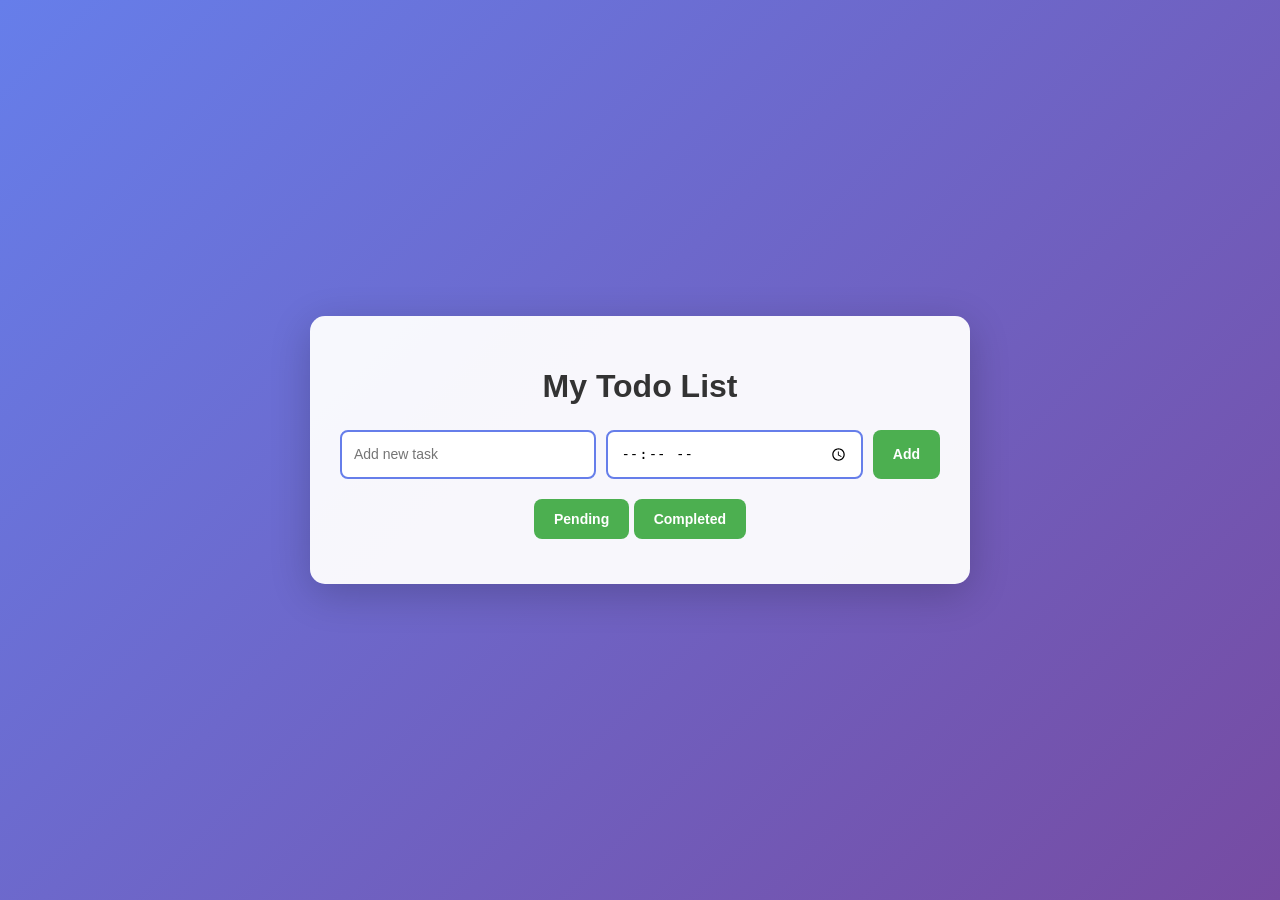
<file: index.html>
<!DOCTYPE html>
<html>
<head>
    <link rel="stylesheet" href="style.css?v=1">
</head>
<body>
    <div class="container">
        <h1>My Todo List</h1>
        <div class="input-area">
            <input type="text" id="taskInput" placeholder="Add new task">
            <input type="time" id="timeInput">
            <button onclick="addTask()">Add</button>
        </div>

        <div style="margin:15px 0; text-align:center;">
            <button onclick="filterTasks('pending')">Pending</button>
            <button onclick="filterTasks('completed')">Completed</button>
        </div>

        <div id="todo-list" class="todo-list"></div>
    </div>
    <script src="script.js"></script>
</body>
</html>
</file>
<file: style.css>
body {
    font-family: Arial;
    margin: 0;
    padding: 0;
    background: linear-gradient(135deg, #667eea 0%, #764ba2 100%);
    min-height: 100vh;
    display: flex;
    justify-content: center;
    align-items: center;
}

.container {
    background: rgba(255, 255, 255, 0.95);
    padding: 30px;
    border-radius: 15px;
    box-shadow: 0 10px 40px rgba(0,0,0,0.2);
    width: 90%;
    max-width: 600px;
}

h1 {
    text-align: center;
    color: #333;
    margin-bottom: 25px;
}

.input-area {
    display: flex;
    gap: 10px;
    margin-bottom: 20px;
}

input[type="text"], input[type="time"] {
    flex: 1;
    padding: 12px;
    border: 2px solid #667eea;
    border-radius: 8px;
    font-size: 14px;
}

button {
    padding: 12px 20px;
    background: #4CAF50;
    color: white;
    border: none;
    border-radius: 8px;
    cursor: pointer;
    font-size: 14px;
    font-weight: bold;
}

button:hover {
    background: #45a049;
    transform: translateY(-2px);
}

.todo-item {
    display: flex;
    align-items: center;
    padding: 15px;
    margin: 8px 0;
    background: #f8f9ff;
    border-radius: 8px;
    border-left: 4px solid #667eea;
}

.todo-item.completed {
    text-decoration: line-through;
    opacity: 0.6;
    border-left-color: #4CAF50;
}

.todo-item span {
    flex: 1;
    margin-left: 12px;
    font-size: 15px;
}

.time {
    font-size: 12px;
    color: #667eea;
    margin-left: 10px;
    font-weight: bold;
}
</file>
